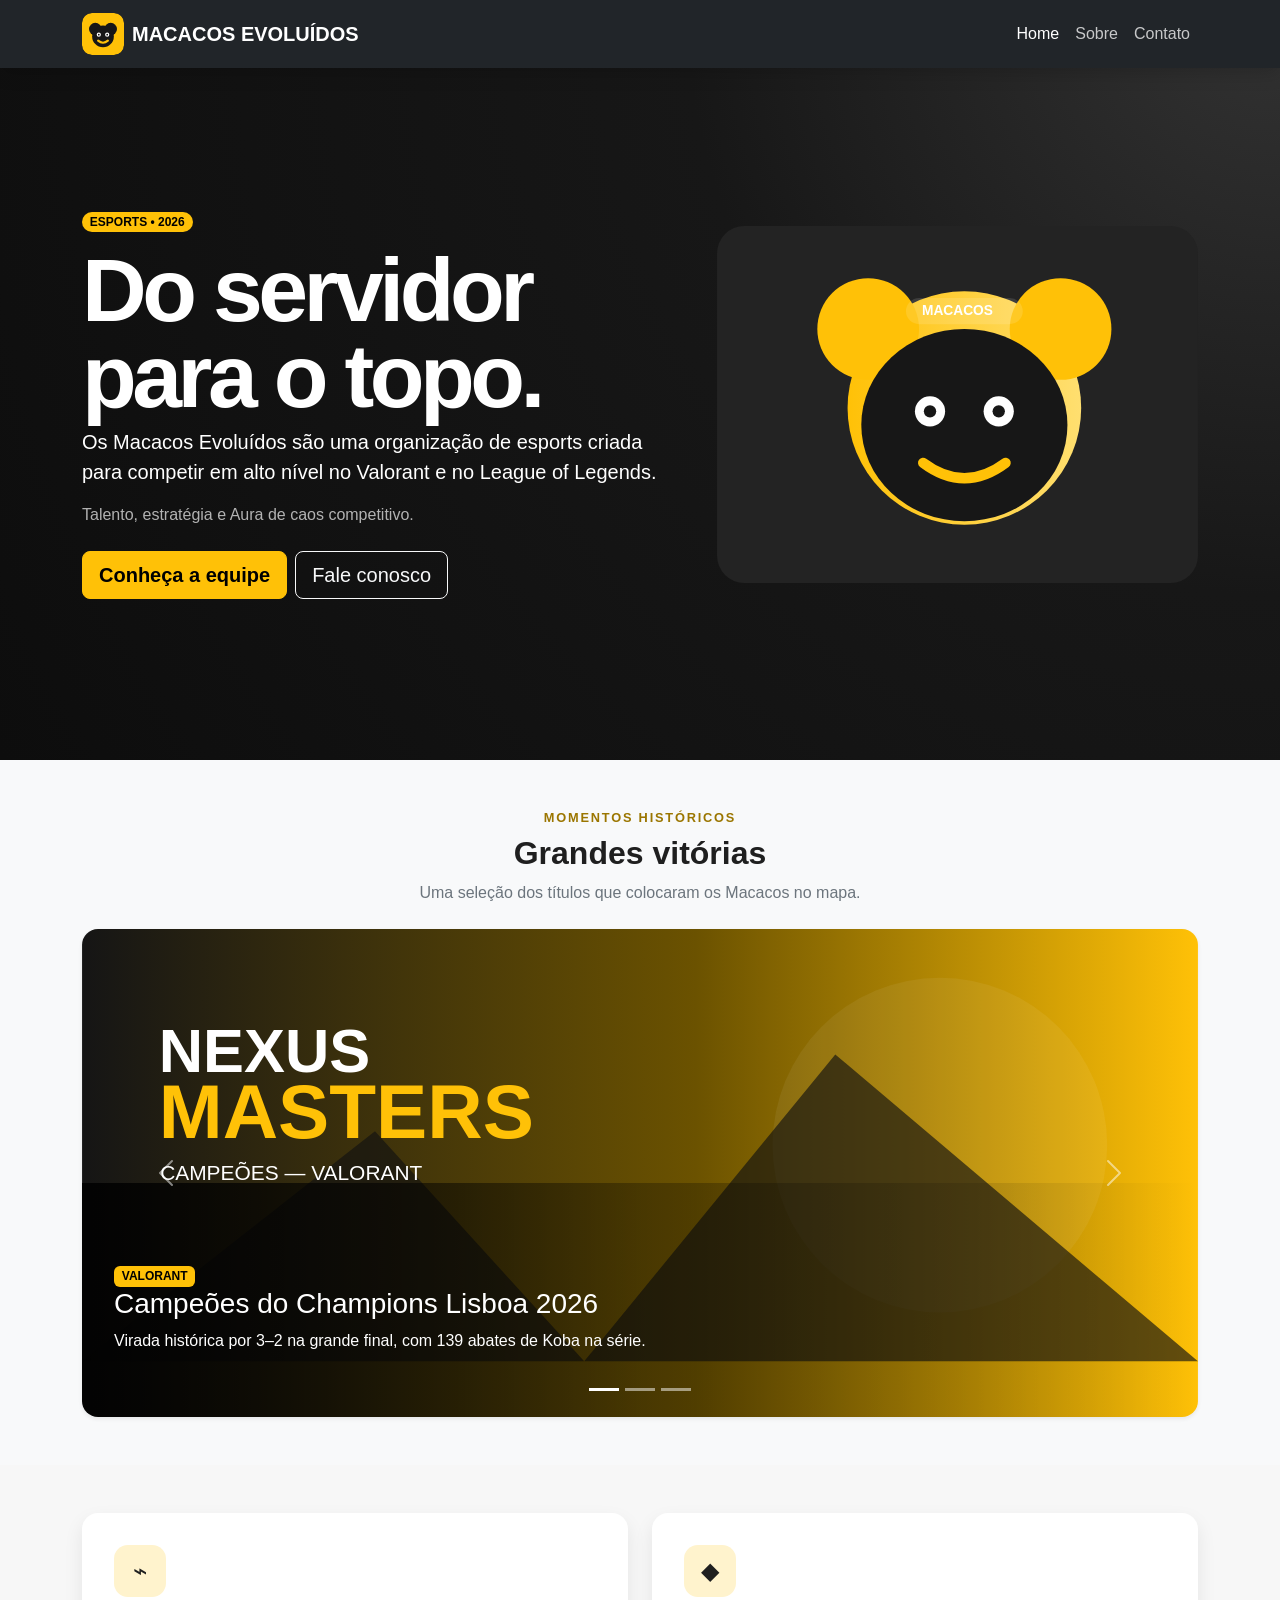
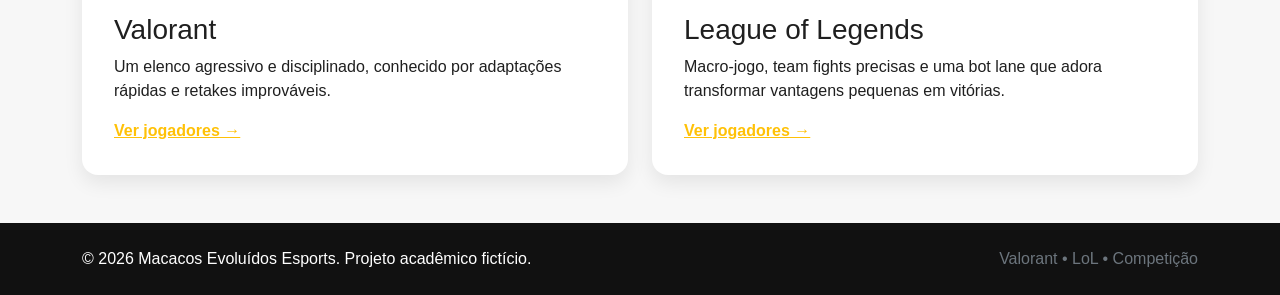
<file: index.html>
<!DOCTYPE html>
<html lang="pt-BR">
<head>
    <meta charset="UTF-8">
    <meta name="viewport" content="width=device-width, initial-scale=1.0">
    <meta name="description" content="Macacos Evoluídos Esports - equipe de Valorant e League of Legends.">
    <title>Macacos Evoluídos | Esports</title>
    <link href="https://cdn.jsdelivr.net/npm/bootstrap@5.3.3/dist/css/bootstrap.min.css" rel="stylesheet">
    <link rel="stylesheet" href="css/style.css">
</head>
<body>
    <header>
        <nav class="navbar navbar-expand-lg navbar-dark navbar-me bg-dark fixed-top">
            <div class="container">
                <a class="navbar-brand fw-bold d-flex align-items-center gap-2" href="index.html">
                    <img src="images/logo.svg" alt="Logo Macacos Evoluídos" width="42" height="42">
                    MACACOS EVOLUÍDOS
                </a>
                <button class="navbar-toggler" type="button" data-bs-toggle="collapse" data-bs-target="#menuPrincipal" aria-controls="menuPrincipal" aria-expanded="false" aria-label="Abrir menu">
                    <span class="navbar-toggler-icon"></span>
                </button>
                <div class="collapse navbar-collapse" id="menuPrincipal">
                    <ul class="navbar-nav ms-auto align-items-lg-center">
                        <li class="nav-item"><a class="nav-link active" href="index.html">Home</a></li>
                        <li class="nav-item"><a class="nav-link" href="sobre.html">Sobre</a></li>
                        <li class="nav-item"><a class="nav-link" href="contato.html">Contato</a></li>
                    </ul>
                </div>
            </div>
        </nav>
    </header>

    <main>
        <section class="hero-section">
            <div class="container">
                <div class="hero-content">
                    <div class="hero-text">
                        <span class="badge rounded-pill text-bg-warning mb-3">ESPORTS • 2026</span>
                        <h1>Do servidor para o topo.</h1>
                        <p class="lead">Os Macacos Evoluídos são uma organização de esports criada para competir em alto nível no <strong>Valorant</strong> e no <strong>League of Legends</strong>.</p>
                        <p class="hero-subtext">Talento, estratégia e Aura de caos competitivo.</p>
                        <div class="d-flex flex-wrap gap-2 mt-4">
                            <a href="sobre.html" class="btn btn-warning btn-lg fw-bold">Conheça a equipe</a>
                            <a href="contato.html" class="btn btn-outline-light btn-lg">Fale conosco</a>
                        </div>
                    </div>
                    <div class="hero-art" aria-label="Ilustração da equipe">
                        <img src="images/hero-monkey.svg" alt="Ilustração estilizada de um macaco gamer">
                    </div>
                </div>
            </div>
        </section>

        <section class="py-5 bg-light" id="destaques">
            <div class="container">
                <div class="text-center mb-4">
                    <p class="section-kicker">MOMENTOS HISTÓRICOS</p>
                    <h2 class="fw-bold">Grandes vitórias</h2>
                    <p class="text-secondary">Uma seleção dos títulos que colocaram os Macacos no mapa.</p>
                </div>

                <div id="carrosselVitorias" class="carousel slide shadow-sm rounded-4 overflow-hidden" data-bs-ride="carousel">
                    <div class="carousel-indicators">
                        <button type="button" data-bs-target="#carrosselVitorias" data-bs-slide-to="0" class="active" aria-current="true" aria-label="Vitória 1"></button>
                        <button type="button" data-bs-target="#carrosselVitorias" data-bs-slide-to="1" aria-label="Vitória 2"></button>
                        <button type="button" data-bs-target="#carrosselVitorias" data-bs-slide-to="2" aria-label="Vitória 3"></button>
                    </div>
                    <div class="carousel-inner">
                        <div class="carousel-item active">
                            <img src="images/carousel-valorant.svg" class="d-block w-100" alt="Arte da campanha vitoriosa de Valorant">
                            <div class="carousel-caption d-block text-start">
                                <span class="badge text-bg-warning">VALORANT</span>
                                <h3>Campeões do Champions Lisboa 2026</h3>
                                <p>Virada histórica por 3–2 na grande final, com 139 abates de Koba na série.</p>
                            </div>
                        </div>
                        <div class="carousel-item">
                            <img src="images/carousel-lol.svg" class="d-block w-100" alt="Arte da campanha vitoriosa de League of Legends">
                            <div class="carousel-caption d-block text-start">
                                <span class="badge text-bg-warning">LEAGUE OF LEGENDS</span>
                                <h3>Campeões do MSI 2026</h3>
                                <p>Uma final dominante por 3–1 colocou a line-up de LoL como campeã da temporada.</p>
                            </div>
                        </div>
                        <div class="carousel-item">
                            <img src="images/carousel-dupla.svg" class="d-block w-100" alt="Arte dos dois elencos da organização">
                            <div class="carousel-caption d-block text-start">
                                <span class="badge text-bg-warning">ORGANIZAÇÃO</span>
                                <h3>Dupla coroa dos Macacos</h3>
                                <p>Na nossa história, 2026 ficou marcado por duas finais e dois troféus levantados.</p>
                            </div>
                        </div>
                    </div>
                    <button class="carousel-control-prev" type="button" data-bs-target="#carrosselVitorias" data-bs-slide="prev">
                        <span class="carousel-control-prev-icon" aria-hidden="true"></span>
                        <span class="visually-hidden">Anterior</span>
                    </button>
                    <button class="carousel-control-next" type="button" data-bs-target="#carrosselVitorias" data-bs-slide="next">
                        <span class="carousel-control-next-icon" aria-hidden="true"></span>
                        <span class="visually-hidden">Próximo</span>
                    </button>
                </div>
            </div>
        </section>

        <section class="py-5">
            <div class="container">
                <div class="row g-4">
                    <article class="col-md-6">
                        <div class="info-panel h-100">
                            <div class="icon-box">⌁</div>
                            <h3>Valorant</h3>
                            <p>Um elenco agressivo e disciplinado, conhecido por adaptações rápidas e retakes improváveis.</p>
                            <a href="sobre.html#valorant" class="link-warning fw-bold">Ver jogadores →</a>
                        </div>
                    </article>
                    <article class="col-md-6">
                        <div class="info-panel h-100">
                            <div class="icon-box">◆</div>
                            <h3>League of Legends</h3>
                            <p>Macro-jogo, team fights precisas e uma bot lane que adora transformar vantagens pequenas em vitórias.</p>
                            <a href="sobre.html#lol" class="link-warning fw-bold">Ver jogadores →</a>
                        </div>
                    </article>
                </div>
            </div>
        </section>
    </main>

    <footer class="footer-dark py-4">
        <div class="container d-flex flex-column flex-md-row justify-content-between align-items-center gap-2">
            <p class="mb-0">© 2026 Macacos Evoluídos Esports. Projeto acadêmico fictício.</p>
            <p class="mb-0 text-secondary">Valorant • LoL • Competição</p>
        </div>
    </footer>

    <script src="https://cdn.jsdelivr.net/npm/bootstrap@5.3.3/dist/js/bootstrap.bundle.min.js"></script>
</body>
</html>
</file>
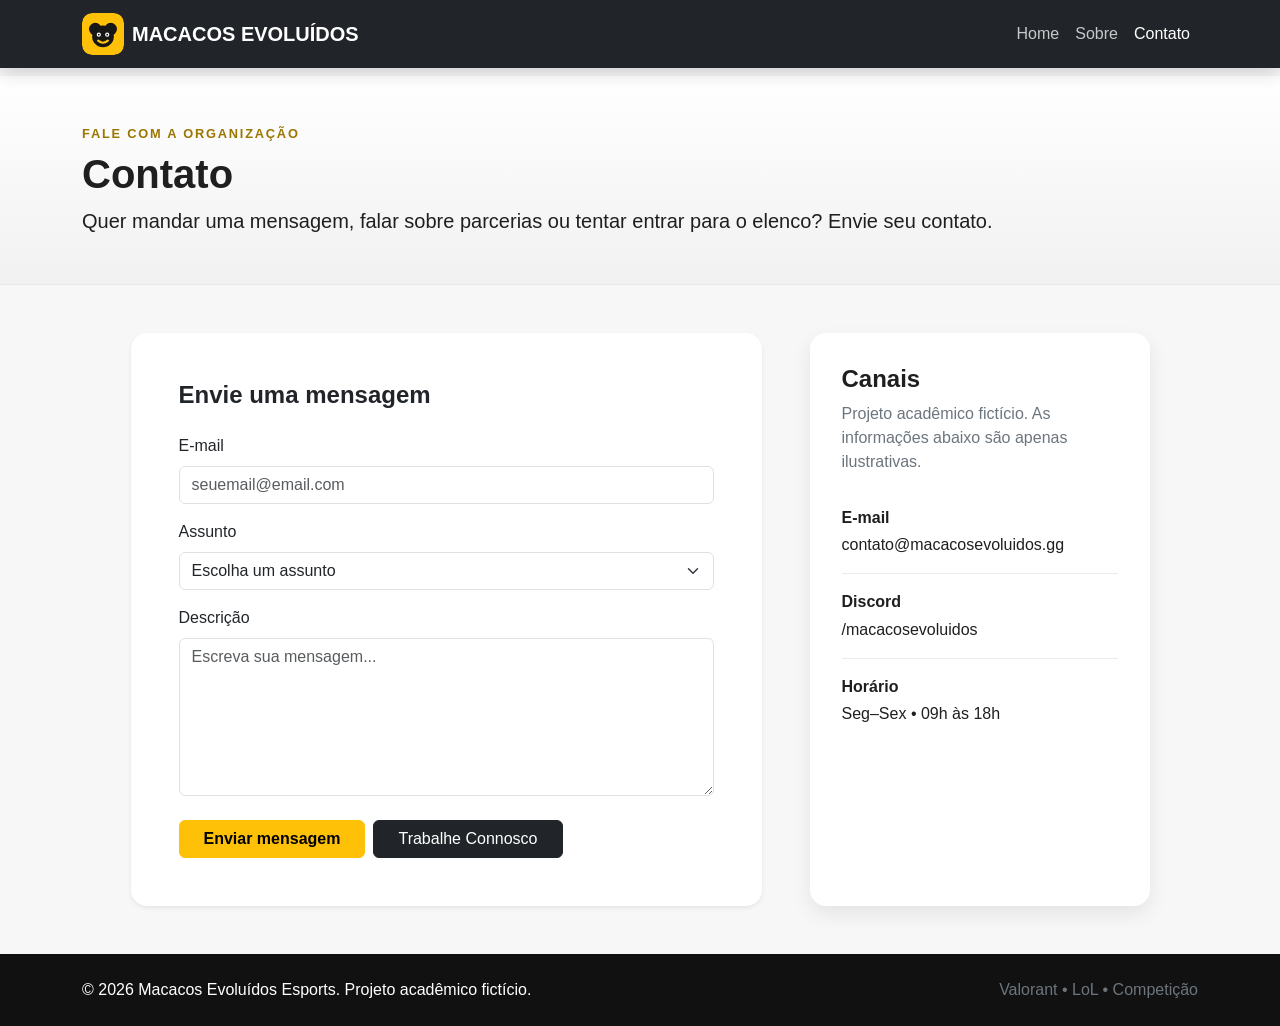
<file: contato.html>
<!DOCTYPE html>
<html lang="pt-BR">
<head>
    <meta charset="UTF-8">
    <meta name="viewport" content="width=device-width, initial-scale=1.0">
    <meta name="description" content="Entre em contato com os Macacos Evoluídos Esports.">
    <title>Contato | Macacos Evoluídos</title>
    <link href="https://cdn.jsdelivr.net/npm/bootstrap@5.3.3/dist/css/bootstrap.min.css" rel="stylesheet">
    <link rel="stylesheet" href="css/style.css">
</head>
<body>
    <header>
        <nav class="navbar navbar-expand-lg navbar-dark navbar-me bg-dark fixed-top">
            <div class="container">
                <a class="navbar-brand fw-bold d-flex align-items-center gap-2" href="index.html">
                    <img src="images/logo.svg" alt="Logo Macacos Evoluídos" width="42" height="42">
                    MACACOS EVOLUÍDOS
                </a>
                <button class="navbar-toggler" type="button" data-bs-toggle="collapse" data-bs-target="#menuPrincipal" aria-controls="menuPrincipal" aria-expanded="false" aria-label="Abrir menu">
                    <span class="navbar-toggler-icon"></span>
                </button>
                <div class="collapse navbar-collapse" id="menuPrincipal">
                    <ul class="navbar-nav ms-auto">
                        <li class="nav-item"><a class="nav-link" href="index.html">Home</a></li>
                        <li class="nav-item"><a class="nav-link" href="sobre.html">Sobre</a></li>
                        <li class="nav-item"><a class="nav-link active" href="contato.html">Contato</a></li>
                    </ul>
                </div>
            </div>
        </nav>
    </header>

    <main class="page-main">
        <section class="page-heading py-5">
            <div class="container">
                <p class="section-kicker">FALE COM A ORGANIZAÇÃO</p>
                <h1 class="fw-bold">Contato</h1>
                <p class="lead mb-0">Quer mandar uma mensagem, falar sobre parcerias ou tentar entrar para o elenco? Envie seu contato.</p>
            </div>
        </section>

        <section class="py-5">
            <div class="container">
                <div class="row g-5 justify-content-center">
                    <div class="col-lg-7">
                        <div class="card border-0 shadow-sm rounded-4">
                            <div class="card-body p-4 p-md-5">
                                <h2 class="h4 fw-bold mb-4">Envie uma mensagem</h2>
                                <form>
                                    <div class="mb-3">
                                        <label for="email" class="form-label">E-mail</label>
                                        <input type="email" class="form-control" id="email" placeholder="seuemail@email.com" required>
                                    </div>
                                    <div class="mb-3">
                                        <label for="assunto" class="form-label">Assunto</label>
                                        <select class="form-select" id="assunto">
                                            <option selected>Escolha um assunto</option>
                                            <option>Parceria</option>
                                            <option>Imprensa</option>
                                            <option>Fã da equipe</option>
                                            <option>Recrutamento</option>
                                        </select>
                                    </div>
                                    <div class="mb-4">
                                        <label for="mensagem" class="form-label">Descrição</label>
                                        <textarea class="form-control" id="mensagem" rows="6" placeholder="Escreva sua mensagem..."></textarea>
                                    </div>
                                    <div class="d-flex flex-column flex-sm-row gap-2">
                                        <button type="submit" class="btn btn-warning fw-bold px-4">Enviar mensagem</button>
                                        <button type="button" class="btn btn-dark px-4" data-bs-toggle="modal" data-bs-target="#modalTrabalheConosco">Trabalhe Connosco</button>
                                    </div>
                                </form>
                            </div>
                        </div>
                    </div>
                    <aside class="col-lg-4">
                        <div class="contact-side h-100">
                            <h2 class="h4 fw-bold">Canais</h2>
                            <p class="text-secondary">Projeto acadêmico fictício. As informações abaixo são apenas ilustrativas.</p>
                            <div class="contact-item"><strong>E-mail</strong><span>contato@macacosevoluidos.gg</span></div>
                            <div class="contact-item"><strong>Discord</strong><span>/macacosevoluidos</span></div>
                            <div class="contact-item"><strong>Horário</strong><span>Seg–Sex • 09h às 18h</span></div>
                        </div>
                    </aside>
                </div>
            </div>
        </section>
    </main>

    <div class="modal fade" id="modalTrabalheConosco" tabindex="-1" aria-labelledby="modalTrabalheConoscoLabel" aria-hidden="true">
        <div class="modal-dialog modal-dialog-centered">
            <div class="modal-content border-0">
                <div class="modal-header bg-dark text-white">
                    <h2 class="modal-title h5" id="modalTrabalheConoscoLabel">Trabalhe Connosco</h2>
                    <button type="button" class="btn-close btn-close-white" data-bs-dismiss="modal" aria-label="Fechar"></button>
                </div>
                <div class="modal-body">
                    <p>Para novos talentos, procuramos:</p>
                    <ul>
                        <li>Conhecimento básico ou avançado no jogo escolhido;</li>
                        <li>Boa comunicação e trabalho em equipe;</li>
                        <li>Compromisso com treinos e campeonatos;</li>
                        <li>Respeito aos colegas e à comunidade.</li>
                    </ul>
                    <p class="mb-0"><strong>Envie também:</strong> nickname, idade, jogo principal e uma breve descrição da sua experiência.</p>
                </div>
                <div class="modal-footer">
                    <button type="button" class="btn btn-warning fw-bold" data-bs-dismiss="modal">Entendi</button>
                </div>
            </div>
        </div>
    </div>

    <footer class="footer-dark py-4">
        <div class="container d-flex flex-column flex-md-row justify-content-between align-items-center gap-2">
            <p class="mb-0">© 2026 Macacos Evoluídos Esports. Projeto acadêmico fictício.</p>
            <p class="mb-0 text-secondary">Valorant • LoL • Competição</p>
        </div>
    </footer>

    <script src="https://cdn.jsdelivr.net/npm/bootstrap@5.3.3/dist/js/bootstrap.bundle.min.js"></script>
</body>
</html>
</file>
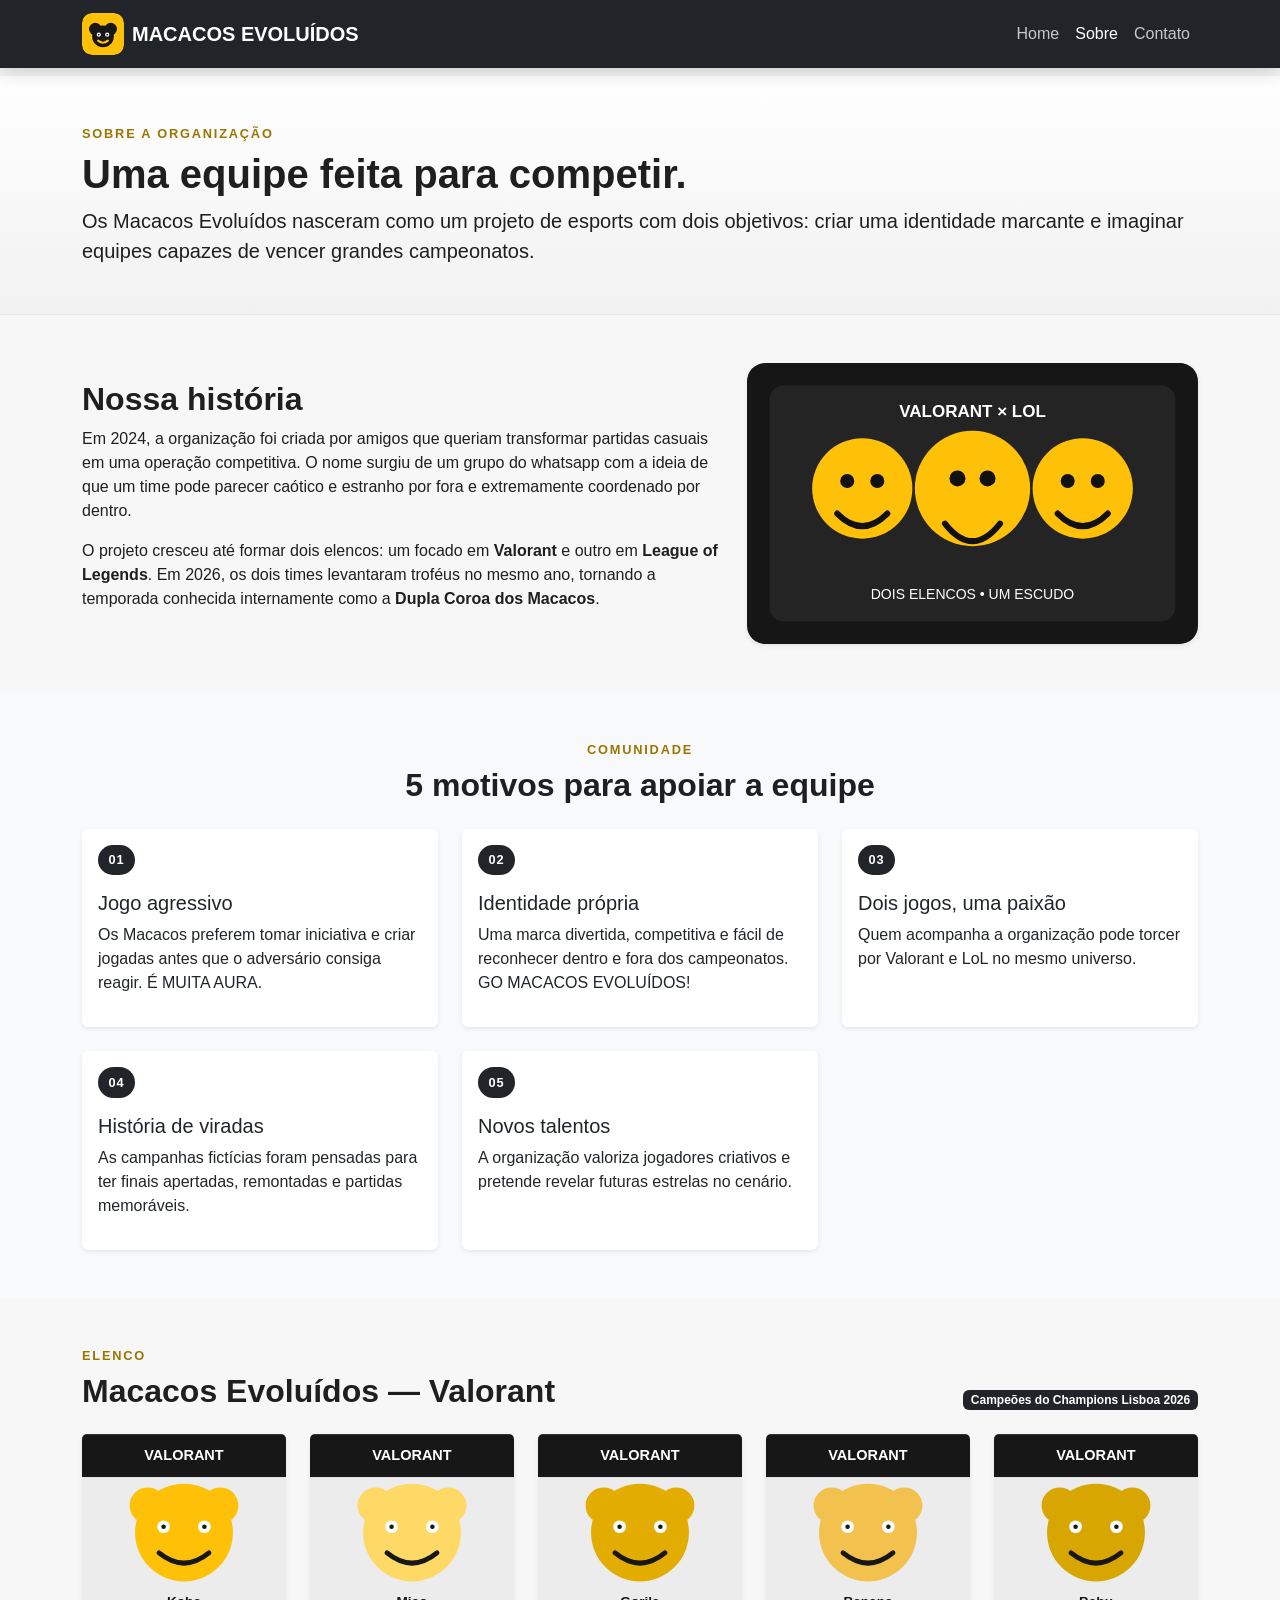
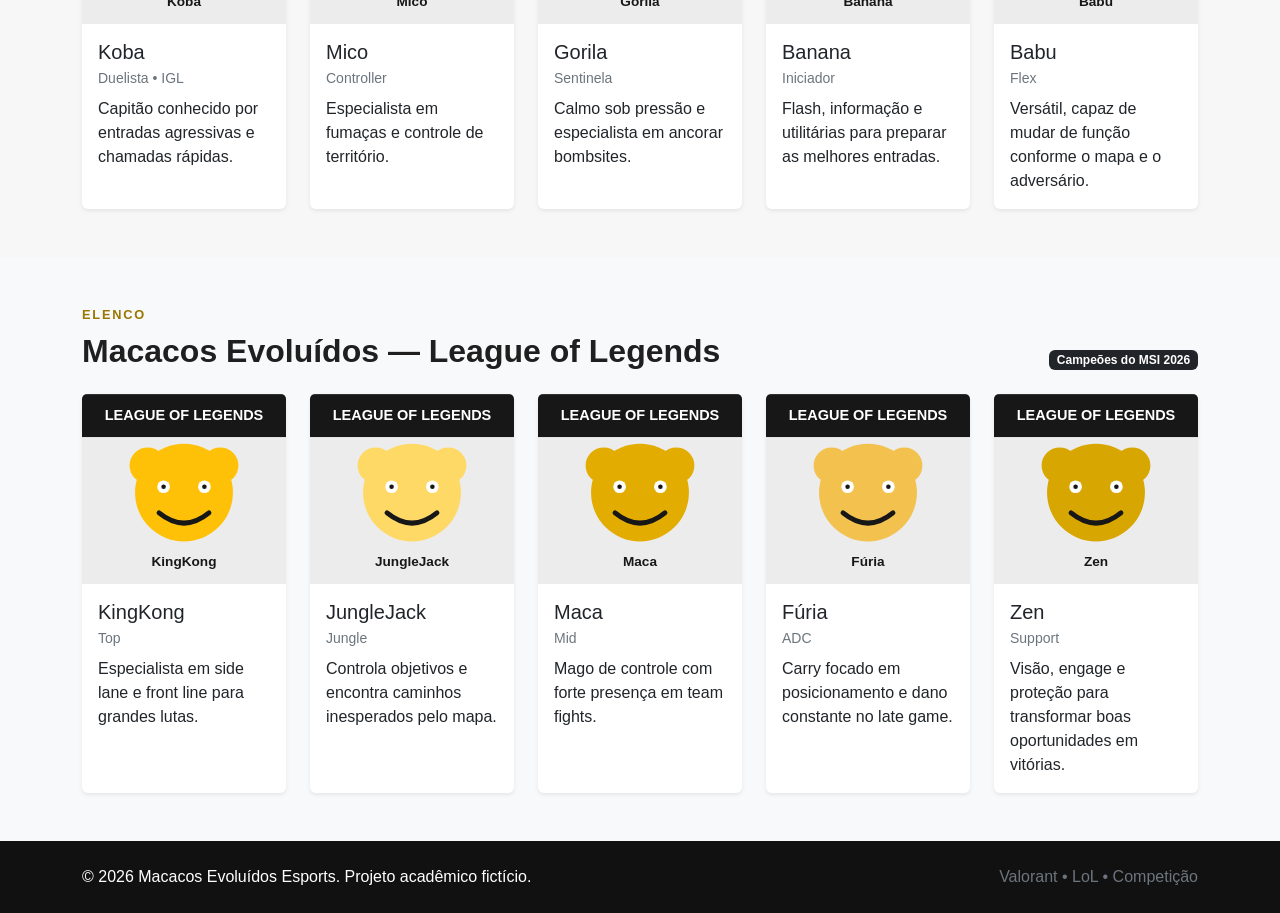
<file: sobre.html>
<!DOCTYPE html>
<html lang="pt-BR">
<head>
    <meta charset="UTF-8">
    <meta name="viewport" content="width=device-width, initial-scale=1.0">
    <meta name="description" content="Conheça a história e os jogadores dos Macacos Evoluídos Esports.">
    <title>Sobre | Macacos Evoluídos</title>
    <link href="https://cdn.jsdelivr.net/npm/bootstrap@5.3.3/dist/css/bootstrap.min.css" rel="stylesheet">
    <link rel="stylesheet" href="css/style.css">
</head>
<body>
    <header>
        <nav class="navbar navbar-expand-lg navbar-dark navbar-me bg-dark fixed-top">
            <div class="container">
                <a class="navbar-brand fw-bold d-flex align-items-center gap-2" href="index.html">
                    <img src="images/logo.svg" alt="Logo Macacos Evoluídos" width="42" height="42">
                    MACACOS EVOLUÍDOS
                </a>
                <button class="navbar-toggler" type="button" data-bs-toggle="collapse" data-bs-target="#menuPrincipal" aria-controls="menuPrincipal" aria-expanded="false" aria-label="Abrir menu">
                    <span class="navbar-toggler-icon"></span>
                </button>
                <div class="collapse navbar-collapse" id="menuPrincipal">
                    <ul class="navbar-nav ms-auto">
                        <li class="nav-item"><a class="nav-link" href="index.html">Home</a></li>
                        <li class="nav-item"><a class="nav-link active" href="sobre.html">Sobre</a></li>
                        <li class="nav-item"><a class="nav-link" href="contato.html">Contato</a></li>
                    </ul>
                </div>
            </div>
        </nav>
    </header>

    <main class="page-main">
        <section class="page-heading py-5">
            <div class="container">
                <p class="section-kicker">SOBRE A ORGANIZAÇÃO</p>
                <h1 class="fw-bold">Uma equipe feita para competir.</h1>
                <p class="lead mb-0">Os Macacos Evoluídos nasceram como um projeto de esports com dois objetivos: criar uma identidade marcante e imaginar equipes capazes de vencer grandes campeonatos.</p>
            </div>
        </section>

        <article class="py-5">
            <div class="container">
                <div class="row g-4 align-items-center">
                    <div class="col-lg-7">
                        <h2 class="fw-bold">Nossa história</h2>
                        <p>Em 2024, a organização foi criada por amigos que queriam transformar partidas casuais em uma operação competitiva. O nome surgiu de um grupo do whatsapp com a ideia de que um time pode parecer caótico e estranho por fora e extremamente coordenado por dentro.</p>
                        <p>O projeto cresceu até formar dois elencos: um focado em <strong>Valorant</strong> e outro em <strong>League of Legends</strong>. Em 2026, os dois times levantaram troféus no mesmo ano, tornando a temporada conhecida internamente como a <strong>Dupla Coroa dos Macacos</strong>.</p>
                    </div>
                    <div class="col-lg-5">
                        <img src="images/team.svg" class="img-fluid rounded-4 shadow-sm" alt="Ilustração dos dois times dos Macacos Evoluídos">
                    </div>
                </div>
            </div>
        </article>

        <section class="py-5 bg-light">
            <div class="container">
                <div class="text-center mb-4">
                    <p class="section-kicker">COMUNIDADE</p>
                    <h2 class="fw-bold">5 motivos para apoiar a equipe</h2>
                </div>
                <div class="row g-4">
                    <article class="col-md-6 col-lg-4">
                        <div class="card reason-card h-100 border-0 shadow-sm"><div class="card-body"><span class="reason-number">01</span><h3 class="h5 mt-3">Jogo agressivo</h3><p>Os Macacos preferem tomar iniciativa e criar jogadas antes que o adversário consiga reagir. É MUITA AURA.</p></div></div>
                    </article>
                    <article class="col-md-6 col-lg-4">
                        <div class="card reason-card h-100 border-0 shadow-sm"><div class="card-body"><span class="reason-number">02</span><h3 class="h5 mt-3">Identidade própria</h3><p>Uma marca divertida, competitiva e fácil de reconhecer dentro e fora dos campeonatos. GO MACACOS EVOLUÍDOS!</p></div></div>
                    </article>
                    <article class="col-md-6 col-lg-4">
                        <div class="card reason-card h-100 border-0 shadow-sm"><div class="card-body"><span class="reason-number">03</span><h3 class="h5 mt-3">Dois jogos, uma paixão</h3><p>Quem acompanha a organização pode torcer por Valorant e LoL no mesmo universo.</p></div></div>
                    </article>
                    <article class="col-md-6 col-lg-4">
                        <div class="card reason-card h-100 border-0 shadow-sm"><div class="card-body"><span class="reason-number">04</span><h3 class="h5 mt-3">História de viradas</h3><p>As campanhas fictícias foram pensadas para ter finais apertadas, remontadas e partidas memoráveis.</p></div></div>
                    </article>
                    <article class="col-md-6 col-lg-4">
                        <div class="card reason-card h-100 border-0 shadow-sm"><div class="card-body"><span class="reason-number">05</span><h3 class="h5 mt-3">Novos talentos</h3><p>A organização valoriza jogadores criativos e pretende revelar futuras estrelas no cenário.</p></div></div>
                    </article>
                </div>
            </div>
        </section>

        <section class="py-5" id="valorant">
            <div class="container">
                <div class="d-flex flex-column flex-md-row justify-content-between align-items-md-end mb-4 gap-2">
                    <div><p class="section-kicker">ELENCO</p><h2 class="fw-bold mb-0">Macacos Evoluídos — Valorant</h2></div>
                    <span class="badge text-bg-dark align-self-start align-self-md-end">Campeões do Champions Lisboa 2026</span>
                </div>
                <div class="row g-4">
                    <article class="col-sm-6 col-lg-4 col-xl">
                        <div class="player-card card h-100 border-0 shadow-sm"><img src="images/player-koba.svg" class="card-img-top" alt="Koba, jogador de Valorant"><div class="card-body"><h3 class="h5 mb-1">Koba</h3><p class="small text-secondary mb-2">Duelista • IGL</p><p class="mb-0">Capitão conhecido por entradas agressivas e chamadas rápidas.</p></div></div>
                    </article>
                    <article class="col-sm-6 col-lg-4 col-xl">
                        <div class="player-card card h-100 border-0 shadow-sm"><img src="images/player-mico.svg" class="card-img-top" alt="Mico, jogador de Valorant"><div class="card-body"><h3 class="h5 mb-1">Mico</h3><p class="small text-secondary mb-2">Controller</p><p class="mb-0">Especialista em fumaças e controle de território.</p></div></div>
                    </article>
                    <article class="col-sm-6 col-lg-4 col-xl">
                        <div class="player-card card h-100 border-0 shadow-sm"><img src="images/player-gorila.svg" class="card-img-top" alt="Gorila, jogador de Valorant"><div class="card-body"><h3 class="h5 mb-1">Gorila</h3><p class="small text-secondary mb-2">Sentinela</p><p class="mb-0">Calmo sob pressão e especialista em ancorar bombsites.</p></div></div>
                    </article>
                    <article class="col-sm-6 col-lg-4 col-xl">
                        <div class="player-card card h-100 border-0 shadow-sm"><img src="images/player-banana.svg" class="card-img-top" alt="Banana, jogador de Valorant"><div class="card-body"><h3 class="h5 mb-1">Banana</h3><p class="small text-secondary mb-2">Iniciador</p><p class="mb-0">Flash, informação e utilitárias para preparar as melhores entradas.</p></div></div>
                    </article>
                    <article class="col-sm-6 col-lg-4 col-xl">
                        <div class="player-card card h-100 border-0 shadow-sm"><img src="images/player-babu.svg" class="card-img-top" alt="Babu, jogador de Valorant"><div class="card-body"><h3 class="h5 mb-1">Babu</h3><p class="small text-secondary mb-2">Flex</p><p class="mb-0">Versátil, capaz de mudar de função conforme o mapa e o adversário.</p></div></div>
                    </article>
                </div>
            </div>
        </section>

        <section class="py-5 bg-light" id="lol">
            <div class="container">
                <div class="d-flex flex-column flex-md-row justify-content-between align-items-md-end mb-4 gap-2">
                    <div><p class="section-kicker">ELENCO</p><h2 class="fw-bold mb-0">Macacos Evoluídos — League of Legends</h2></div>
                    <span class="badge text-bg-dark align-self-start align-self-md-end">Campeões do MSI 2026</span>
                </div>
                <div class="row g-4">
                    <article class="col-sm-6 col-lg-4 col-xl">
                        <div class="player-card card h-100 border-0 shadow-sm"><img src="images/player-king.svg" class="card-img-top" alt="KingKong, jogador de League of Legends"><div class="card-body"><h3 class="h5 mb-1">KingKong</h3><p class="small text-secondary mb-2">Top</p><p class="mb-0">Especialista em side lane e front line para grandes lutas.</p></div></div>
                    </article>
                    <article class="col-sm-6 col-lg-4 col-xl">
                        <div class="player-card card h-100 border-0 shadow-sm"><img src="images/player-jungle.svg" class="card-img-top" alt="JungleJack, jogador de League of Legends"><div class="card-body"><h3 class="h5 mb-1">JungleJack</h3><p class="small text-secondary mb-2">Jungle</p><p class="mb-0">Controla objetivos e encontra caminhos inesperados pelo mapa.</p></div></div>
                    </article>
                    <article class="col-sm-6 col-lg-4 col-xl">
                        <div class="player-card card h-100 border-0 shadow-sm"><img src="images/player-maca.svg" class="card-img-top" alt="Maca, jogador de League of Legends"><div class="card-body"><h3 class="h5 mb-1">Maca</h3><p class="small text-secondary mb-2">Mid</p><p class="mb-0">Mago de controle com forte presença em team fights.</p></div></div>
                    </article>
                    <article class="col-sm-6 col-lg-4 col-xl">
                        <div class="player-card card h-100 border-0 shadow-sm"><img src="images/player-furia.svg" class="card-img-top" alt="Fúria, jogador de League of Legends"><div class="card-body"><h3 class="h5 mb-1">Fúria</h3><p class="small text-secondary mb-2">ADC</p><p class="mb-0">Carry focado em posicionamento e dano constante no late game.</p></div></div>
                    </article>
                    <article class="col-sm-6 col-lg-4 col-xl">
                        <div class="player-card card h-100 border-0 shadow-sm"><img src="images/player-zen.svg" class="card-img-top" alt="Zen, jogador de League of Legends"><div class="card-body"><h3 class="h5 mb-1">Zen</h3><p class="small text-secondary mb-2">Support</p><p class="mb-0">Visão, engage e proteção para transformar boas oportunidades em vitórias.</p></div></div>
                    </article>
                </div>
            </div>
        </section>
    </main>

    <footer class="footer-dark py-4">
        <div class="container d-flex flex-column flex-md-row justify-content-between align-items-center gap-2">
            <p class="mb-0">© 2026 Macacos Evoluídos Esports. Projeto acadêmico fictício.</p>
            <p class="mb-0 text-secondary">Valorant • LoL • Competição</p>
        </div>
    </footer>

    <script src="https://cdn.jsdelivr.net/npm/bootstrap@5.3.3/dist/js/bootstrap.bundle.min.js"></script>
</body>
</html>
</file>
<file: css/style.css>
:root {
    --me-yellow: #ffc107;
    --me-dark: #121212;
    --me-dark-2: #1c1c1c;
    --me-gray: #6c757d;
    --me-bg: #f7f7f7;
}

html { scroll-behavior: smooth; }
body {
    font-family: Arial, Helvetica, sans-serif;
    background: var(--me-bg);
    color: #1f1f1f;
}

.navbar-me {
    box-shadow: 0 4px 18px rgba(0, 0, 0, .18);
}
.navbar-brand img { border-radius: 10px; }
.navbar .nav-link { color: rgba(255,255,255,.75); }
.navbar .nav-link:hover,
.navbar .nav-link.active { color: #fff; }

main { min-height: 70vh; }
.page-main { padding-top: 76px; }

.hero-section {
    padding: 9rem 0 6rem;
    background: radial-gradient(circle at top right, #333 0, #171717 40%, #0d0d0d 100%);
    color: #fff;
    overflow: hidden;
}
.hero-content {
    display: flex;
    align-items: center;
    justify-content: space-between;
    gap: 3rem;
    min-height: 520px;
}
.hero-text { flex: 1 1 55%; }
.hero-text h1 {
    font-size: clamp(2.8rem, 7vw, 5.6rem);
    line-height: .95;
    font-weight: 900;
    letter-spacing: -0.05em;
}
.hero-subtext { color: rgba(255,255,255,.68); }
.hero-art { flex: 1 1 45%; text-align: center; }
.hero-art img { width: min(100%, 520px); animation: float 4s ease-in-out infinite; }

@keyframes float {
    0%, 100% { transform: translateY(0); }
    50% { transform: translateY(-10px); }
}

.section-kicker {
    color: #9b7600;
    font-weight: 800;
    letter-spacing: .14em;
    font-size: .8rem;
    margin-bottom: .45rem;
}

.carousel-caption {
    background: linear-gradient(90deg, rgba(0,0,0,.88), rgba(0,0,0,.28), transparent);
    left: 0;
    right: 0;
    bottom: 0;
    padding: 5rem 2rem 3rem;
}
.carousel-item img { min-height: 340px; object-fit: cover; }

.info-panel,
.contact-side {
    background: #fff;
    border-radius: 1rem;
    padding: 2rem;
    box-shadow: 0 .5rem 1.2rem rgba(0,0,0,.08);
}
.icon-box {
    width: 52px;
    height: 52px;
    display: grid;
    place-items: center;
    border-radius: 14px;
    background: #fff3cd;
    font-size: 1.5rem;
    margin-bottom: 1rem;
}

.page-heading {
    background: linear-gradient(180deg, #fff, #f1f1f1);
    border-bottom: 1px solid #e8e8e8;
}

.reason-card,
.player-card {
    transition: transform .2s ease, box-shadow .2s ease;
}
.reason-card:hover,
.player-card:hover { transform: translateY(-5px); box-shadow: 0 1rem 2rem rgba(0,0,0,.12) !important; }
.reason-number {
    display: inline-block;
    font-size: .8rem;
    font-weight: 900;
    letter-spacing: .08em;
    background: #212529;
    color: #fff;
    border-radius: 999px;
    padding: .35rem .65rem;
}
.player-card img { height: 190px; object-fit: cover; background: #ededed; }

.contact-item {
    display: flex;
    flex-direction: column;
    gap: .2rem;
    padding: 1rem 0;
    border-bottom: 1px solid #ececec;
}
.contact-item:last-child { border-bottom: 0; }

.footer-dark { background: #111; color: #fff; }

@media (max-width: 991.98px) {
    .hero-content { flex-direction: column; text-align: center; min-height: auto; }
    .hero-text .d-flex { justify-content: center; }
    .hero-art { width: min(100%, 520px); }
}

@media (max-width: 575.98px) {
    .hero-section { padding-top: 7rem; }
    .hero-text h1 { font-size: 3.2rem; }
    .carousel-caption { padding: 3rem 1rem 1.5rem; }
    .carousel-caption h3 { font-size: 1.25rem; }
}
</file>
